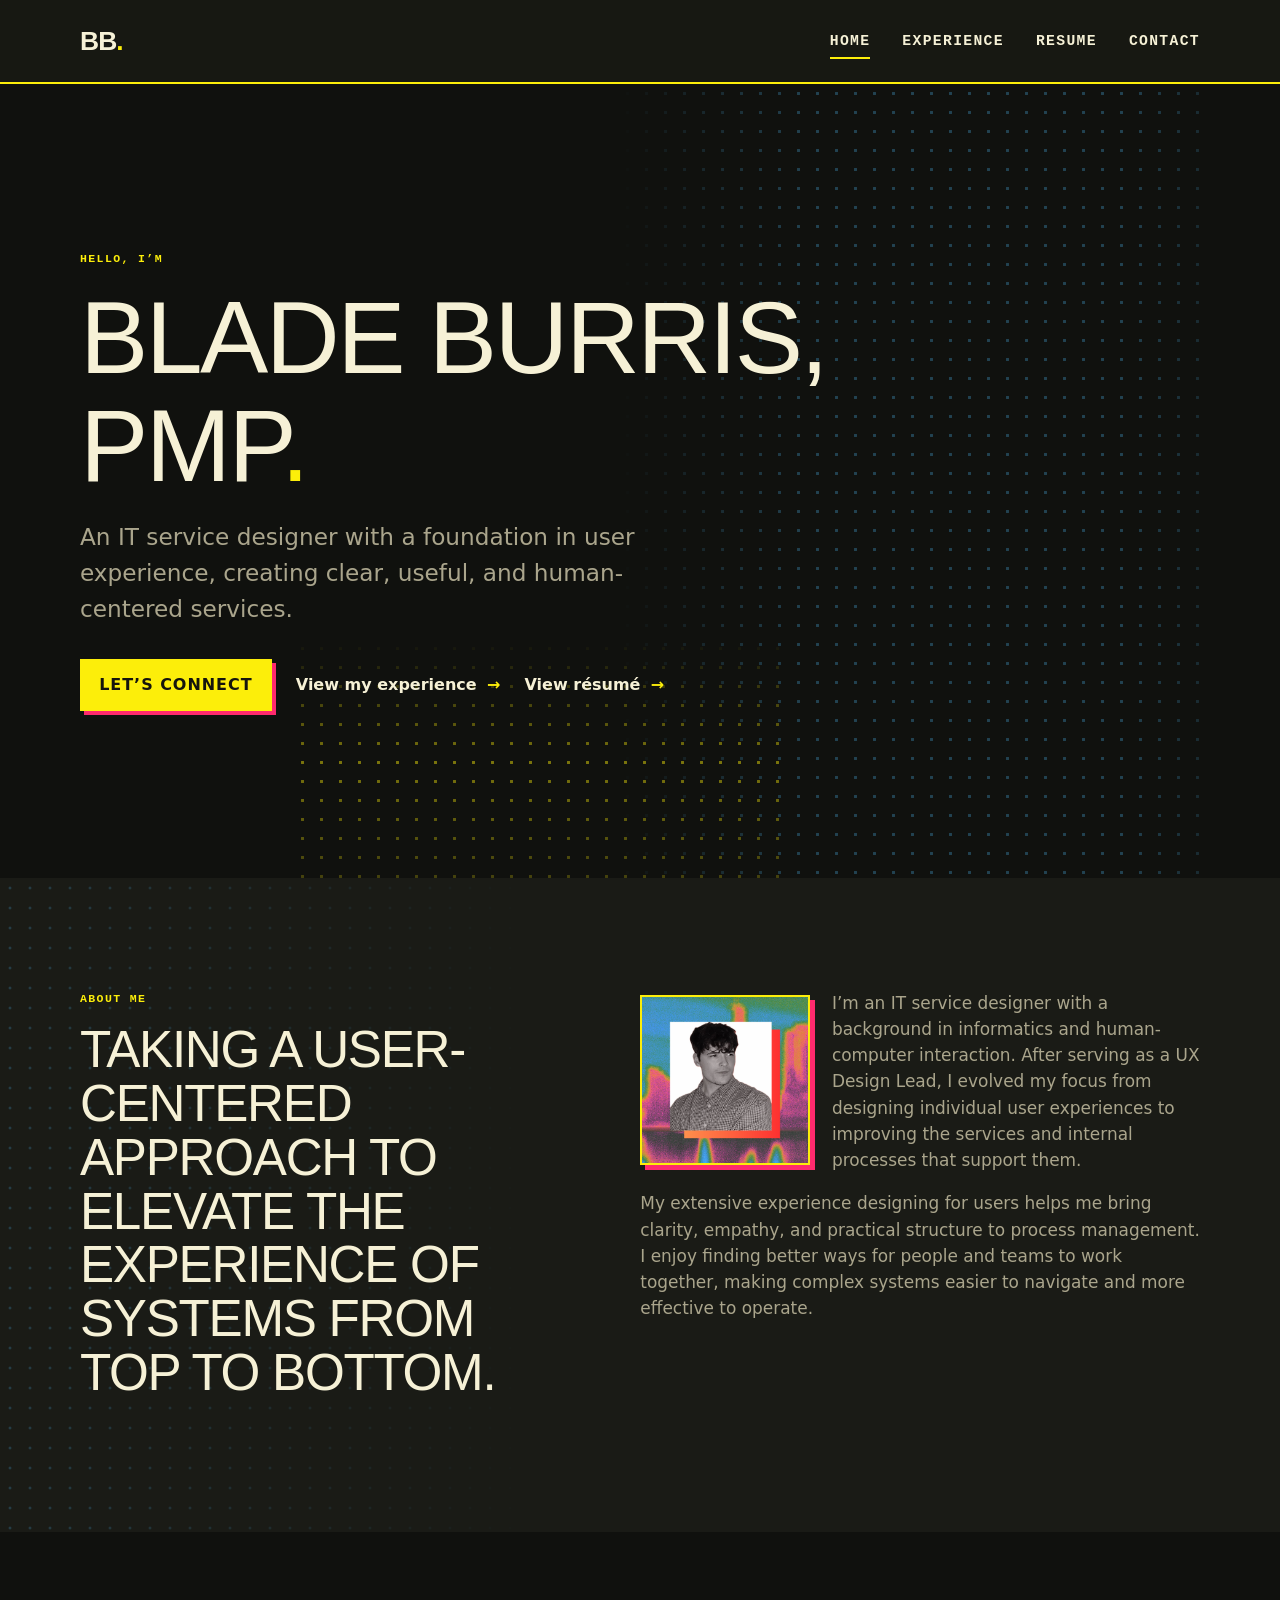
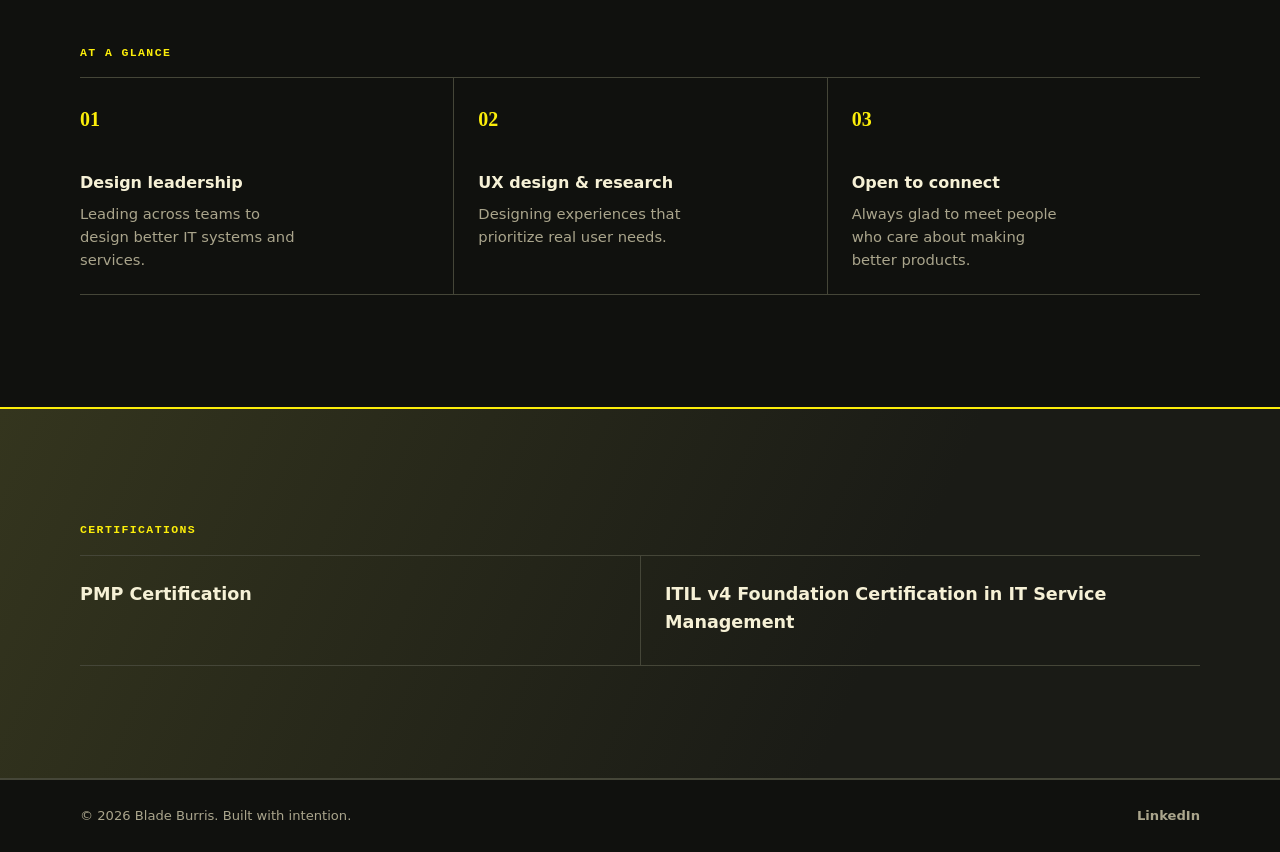
<file: index.html>
<!doctype html>
<html lang="en">
  <head>
    <meta charset="UTF-8" />
    <meta name="viewport" content="width=device-width, initial-scale=1.0" />
    <meta
      name="description"
      content="Personal portfolio for Blade Burris — UX design experience, education, and contact information."
    />
    <meta property="og:type" content="website" />
    <meta property="og:title" content="Blade Burris — Portfolio" />
    <meta property="og:description" content="IT service design, UX, and human-centered systems." />
    <meta property="og:image" content="https://betterwithblade.com/assets/social-preview.png?v=3" />
    <meta property="og:image:type" content="image/png" />
    <meta property="og:image:width" content="1200" />
    <meta property="og:image:height" content="630" />
    <meta property="og:url" content="https://betterwithblade.com/" />
    <meta name="twitter:card" content="summary_large_image" />
    <meta name="twitter:title" content="Blade Burris — Portfolio" />
    <meta name="twitter:description" content="IT service design, UX, and human-centered systems." />
    <meta name="twitter:image" content="https://betterwithblade.com/assets/social-preview.png?v=3" />
    <title>Blade Burris — Portfolio</title>
    <link rel="icon" type="image/svg+xml" href="assets/favicon.svg?v=2" />
    <link rel="stylesheet" href="styles.css?v=12" />
  </head>
  <body>
    <header class="site-header">
      <div class="container header-content">
        <a class="brand" href="index.html" aria-label="Blade Burris home">BB<span>.</span></a>
        <button class="menu-toggle" type="button" aria-expanded="false" aria-controls="site-navigation">
          <span class="sr-only">Open navigation menu</span>
          <span aria-hidden="true"></span><span aria-hidden="true"></span><span aria-hidden="true"></span>
        </button>
        <nav class="site-nav" id="site-navigation" aria-label="Main navigation">
          <a class="active" aria-current="page" href="index.html">Home</a>
          <a href="history.html">Experience</a>
          <a href="resume.html">Resume</a>
          <a href="contact.html">Contact</a>
        </nav>
      </div>
    </header>

    <main>
      <section class="hero container">
        <p class="eyebrow">Hello, I’m</p>
        <h1>Blade Burris, PMP<span class="accent">.</span></h1>
        <p class="hero-copy">An IT service designer with a foundation in user experience, creating clear, useful, and human-centered services.</p>
        <div class="hero-actions">
          <a class="button" href="contact.html">Let’s connect</a>
          <a class="text-link" href="history.html">View my experience <span aria-hidden="true">→</span></a>
          <a class="text-link" href="resume.html">View résumé <span aria-hidden="true">→</span></a>
        </div>
      </section>

      <section class="intro-section">
        <div class="container two-column">
          <div>
            <p class="eyebrow">About me</p>
            <h2>Taking a user-centered approach to elevate the experience of systems from top to bottom.</h2>
          </div>
          <div class="prose">
            <img class="about-portrait" src="assets/pfp.png" alt="Portrait of Blade Burris" />
            <p>I’m an IT service designer with a background in informatics and human-computer interaction. After serving as a UX Design Lead, I evolved my focus from designing individual user experiences to improving the services and internal processes that support them.</p>
            <p>My extensive experience designing for users helps me bring clarity, empathy, and practical structure to process management. I enjoy finding better ways for people and teams to work together, making complex systems easier to navigate and more effective to operate.</p>
          </div>
        </div>
      </section>

      <section class="container highlights">
        <p class="eyebrow">At a glance</p>
        <div class="stats-grid">
          <article><strong>01</strong><span>Design leadership</span><p>Leading across teams to design better IT systems and services.</p></article>
          <article><strong>02</strong><span>UX design &amp; research</span><p>Designing experiences that prioritize real user needs.</p></article>
          <article><strong>03</strong><span>Open to connect</span><p>Always glad to meet people who care about making better products.</p></article>
        </div>
      </section>

      <section class="certifications" aria-labelledby="certifications-heading">
        <div class="container certifications-content">
          <p class="eyebrow" id="certifications-heading">Certifications</p>
          <div class="certification-grid">
            <article><h3>PMP Certification</h3></article>
            <article><h3>ITIL v4 Foundation Certification in IT Service Management</h3></article>
          </div>
        </div>
      </section>
    </main>

    <footer class="site-footer">
      <div class="container footer-content">
        <p>© <span data-current-year></span> Blade Burris. Built with intention.</p>
        <div class="footer-links">
          <a href="https://www.linkedin.com/in/blade-burris-203935107" target="_blank" rel="noreferrer">LinkedIn</a>
        </div>
      </div>
    </footer>
    <script src="script.js?v=4"></script>
  </body>
</html>
</file>
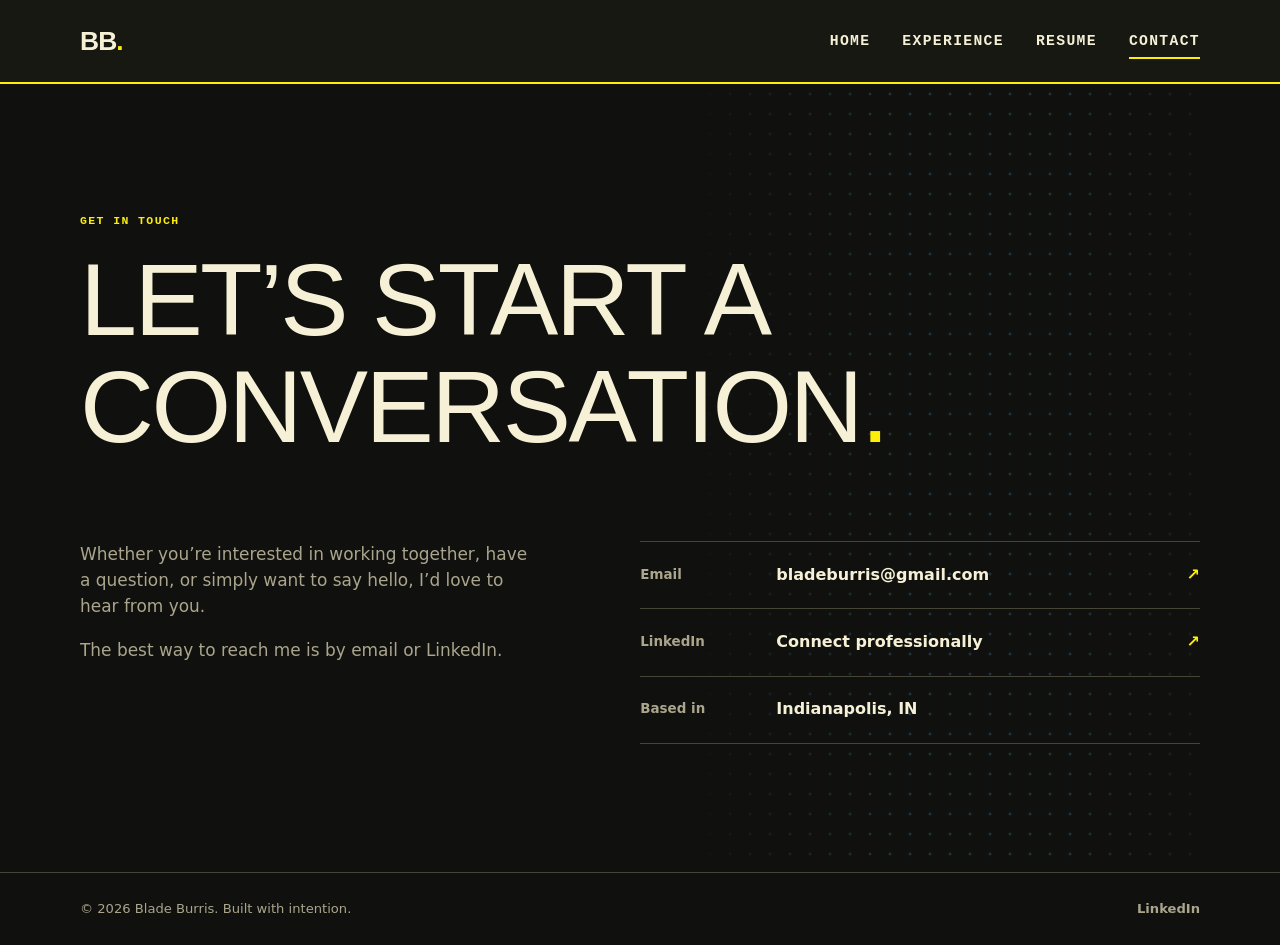
<file: contact.html>
<!doctype html>
<html lang="en">
  <head>
    <meta charset="UTF-8" />
    <meta name="viewport" content="width=device-width, initial-scale=1.0" />
    <meta name="description" content="Contact Blade Burris." />
    <link rel="icon" type="image/svg+xml" href="assets/favicon.svg?v=2" />
    <title>Contact — Blade Burris</title>
    <link rel="stylesheet" href="styles.css?v=12" />
  </head>
  <body>
    <header class="site-header"><div class="container header-content"><a class="brand" href="index.html" aria-label="Blade Burris home">BB<span>.</span></a><button class="menu-toggle" type="button" aria-expanded="false" aria-controls="site-navigation"><span class="sr-only">Open navigation menu</span><span aria-hidden="true"></span><span aria-hidden="true"></span><span aria-hidden="true"></span></button><nav class="site-nav" id="site-navigation" aria-label="Main navigation"><a href="index.html">Home</a><a href="history.html">Experience</a><a href="resume.html">Resume</a><a class="active" aria-current="page" href="contact.html">Contact</a></nav></div></header>
    <main class="container contact-page">
      <p class="eyebrow">Get in touch</p>
      <h1>Let’s start a conversation<span class="accent">.</span></h1>
      <div class="contact-grid">
        <div class="prose"><p>Whether you’re interested in working together, have a question, or simply want to say hello, I’d love to hear from you.</p><p>The best way to reach me is by email or LinkedIn.</p></div>
        <div class="contact-details">
          <a href="mailto:bladeburris@gmail.com"><span>Email</span>bladeburris@gmail.com <b aria-hidden="true">↗</b></a>
          <a href="https://www.linkedin.com/in/blade-burris-203935107" target="_blank" rel="noreferrer"><span>LinkedIn</span>Connect professionally <b aria-hidden="true">↗</b></a>
          <div class="contact-location"><span>Based in</span>Indianapolis, IN</div>
        </div>
      </div>
    </main>
    <footer class="site-footer"><div class="container footer-content"><p>© <span data-current-year></span> Blade Burris. Built with intention.</p><div class="footer-links"><a href="https://www.linkedin.com/in/blade-burris-203935107" target="_blank" rel="noreferrer">LinkedIn</a></div></div></footer>
    <script src="script.js?v=4"></script>
  </body>
</html>
</file>
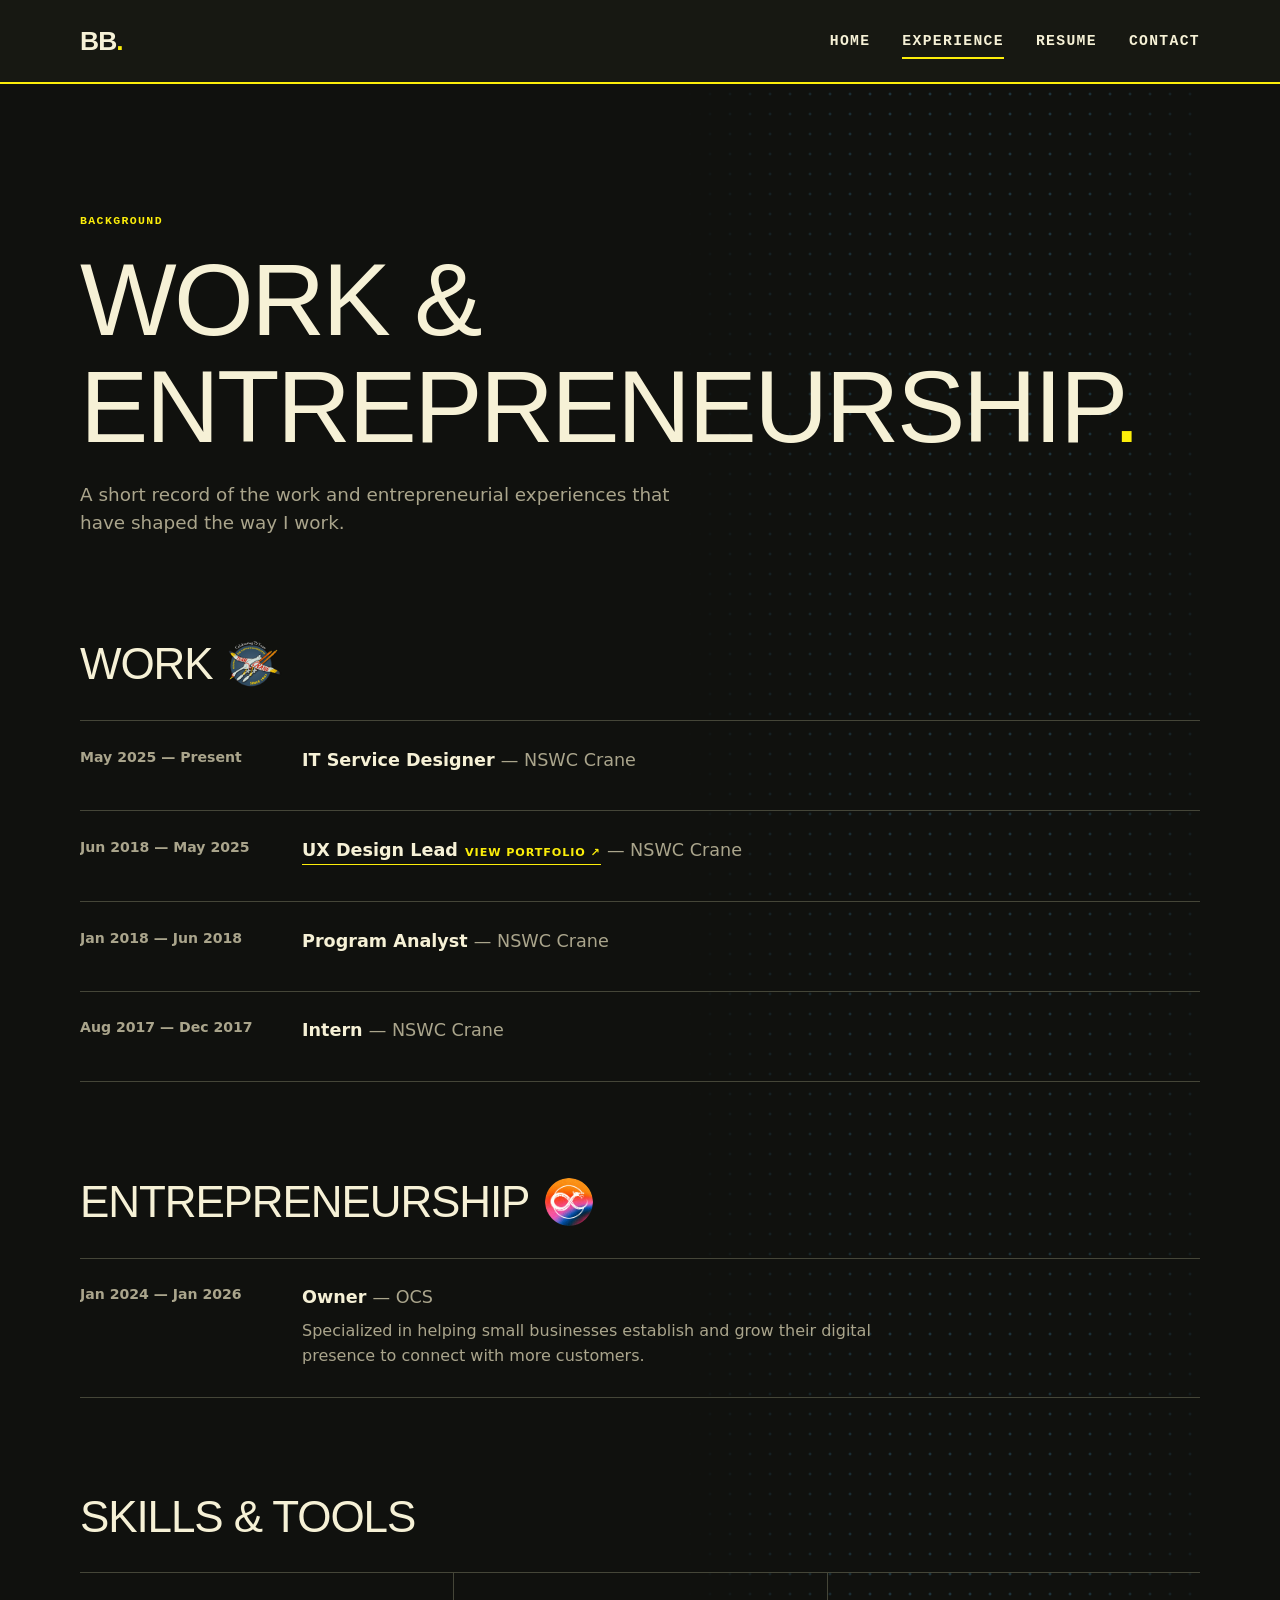
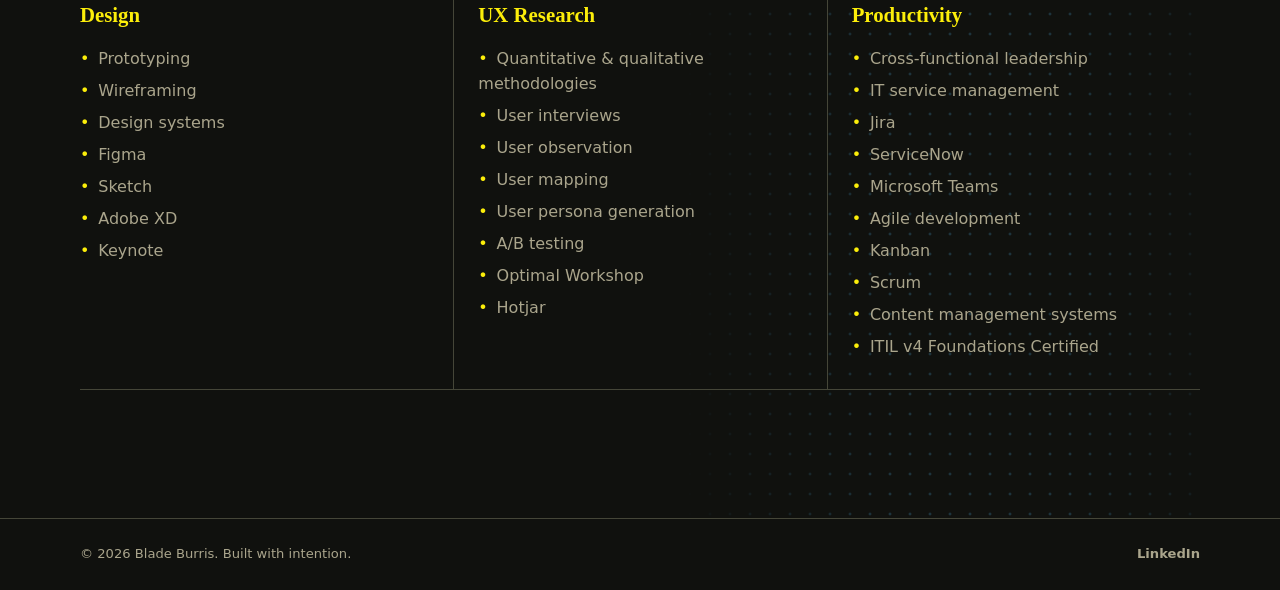
<file: history.html>
<!doctype html>
<html lang="en">
  <head>
    <meta charset="UTF-8" />
    <meta name="viewport" content="width=device-width, initial-scale=1.0" />
    <meta name="description" content="Professional experience and entrepreneurship history for Blade Burris." />
    <link rel="icon" type="image/svg+xml" href="assets/favicon.svg?v=2" />
    <title>Experience — Blade Burris</title>
    <link rel="stylesheet" href="styles.css?v=12" />
  </head>
  <body>
    <header class="site-header">
      <div class="container header-content">
        <a class="brand" href="index.html" aria-label="Blade Burris home">BB<span>.</span></a>
        <button class="menu-toggle" type="button" aria-expanded="false" aria-controls="site-navigation"><span class="sr-only">Open navigation menu</span><span aria-hidden="true"></span><span aria-hidden="true"></span><span aria-hidden="true"></span></button>
        <nav class="site-nav" id="site-navigation" aria-label="Main navigation">
          <a href="index.html">Home</a><a class="active" aria-current="page" href="history.html">Experience</a><a href="resume.html">Resume</a><a href="contact.html">Contact</a>
        </nav>
      </div>
    </header>
    <main class="container page-content">
      <p class="eyebrow">Background</p>
      <h1>Work &amp; entrepreneurship<span class="accent">.</span></h1>
      <p class="page-intro">A short record of the work and entrepreneurial experiences that have shaped the way I work.</p>

      <section class="timeline-section" aria-labelledby="work-heading">
        <div class="timeline-heading">
          <h2 id="work-heading">Work</h2>
          <img class="organization-logo crane-logo" src="assets/cranelogo.png" alt="NSWC Crane logo" />
        </div>
        <ol class="timeline">
          <li><div class="timeline-date">May 2025 — Present</div><div><h3>IT Service Designer <span>— NSWC Crane</span></h3></div></li>
          <li><div class="timeline-date">Jun 2018 — May 2025</div><div><h3><a class="portfolio-link" href="assets/UXDesignPortfolioV2.pdf" target="_blank" rel="noreferrer" aria-label="View Blade Burris's UX design portfolio PDF">UX Design Lead <span class="portfolio-link-hint">View portfolio ↗</span></a> <span>— NSWC Crane</span></h3></div></li>
          <li><div class="timeline-date">Jan 2018 — Jun 2018</div><div><h3>Program Analyst <span>— NSWC Crane</span></h3></div></li>
          <li><div class="timeline-date">Aug 2017 — Dec 2017</div><div><h3>Intern <span>— NSWC Crane</span></h3></div></li>
        </ol>
      </section>

      <section class="timeline-section" aria-labelledby="entrepreneurship-heading">
        <div class="timeline-heading">
          <h2 id="entrepreneurship-heading">Entrepreneurship</h2>
          <img class="organization-logo ocs-logo" src="assets/ocs-icon.png" alt="OCS logo" />
        </div>
        <ol class="timeline">
          <li><div class="timeline-date">Jan 2024 — Jan 2026</div><div><h3>Owner <span>— OCS</span></h3><p>Specialized in helping small businesses establish and grow their digital presence to connect with more customers.</p></div></li>
        </ol>
      </section>

      <section class="skills-section" aria-labelledby="skills-heading">
        <h2 id="skills-heading">Skills &amp; tools</h2>
        <div class="skills-grid">
          <article>
            <h3>Design</h3>
            <ul>
              <li>Prototyping</li>
              <li>Wireframing</li>
              <li>Design systems</li>
              <li>Figma</li>
              <li>Sketch</li>
              <li>Adobe XD</li>
              <li>Keynote</li>
            </ul>
          </article>
          <article>
            <h3>UX Research</h3>
            <ul>
              <li>Quantitative &amp; qualitative methodologies</li>
              <li>User interviews</li>
              <li>User observation</li>
              <li>User mapping</li>
              <li>User persona generation</li>
              <li>A/B testing</li>
              <li>Optimal Workshop</li>
              <li>Hotjar</li>
            </ul>
          </article>
          <article>
            <h3>Productivity</h3>
            <ul>
              <li>Cross-functional leadership</li>
              <li>IT service management</li>
              <li>Jira</li>
              <li>ServiceNow</li>
              <li>Microsoft Teams</li>
              <li>Agile development</li>
              <li>Kanban</li>
              <li>Scrum</li>
              <li>Content management systems</li>
              <li>ITIL v4 Foundations Certified</li>
            </ul>
          </article>
        </div>
      </section>
    </main>
    <footer class="site-footer"><div class="container footer-content"><p>© <span data-current-year></span> Blade Burris. Built with intention.</p><div class="footer-links"><a href="https://www.linkedin.com/in/blade-burris-203935107" target="_blank" rel="noreferrer">LinkedIn</a></div></div></footer>
    <script src="script.js?v=4"></script>
  </body>
</html>
</file>
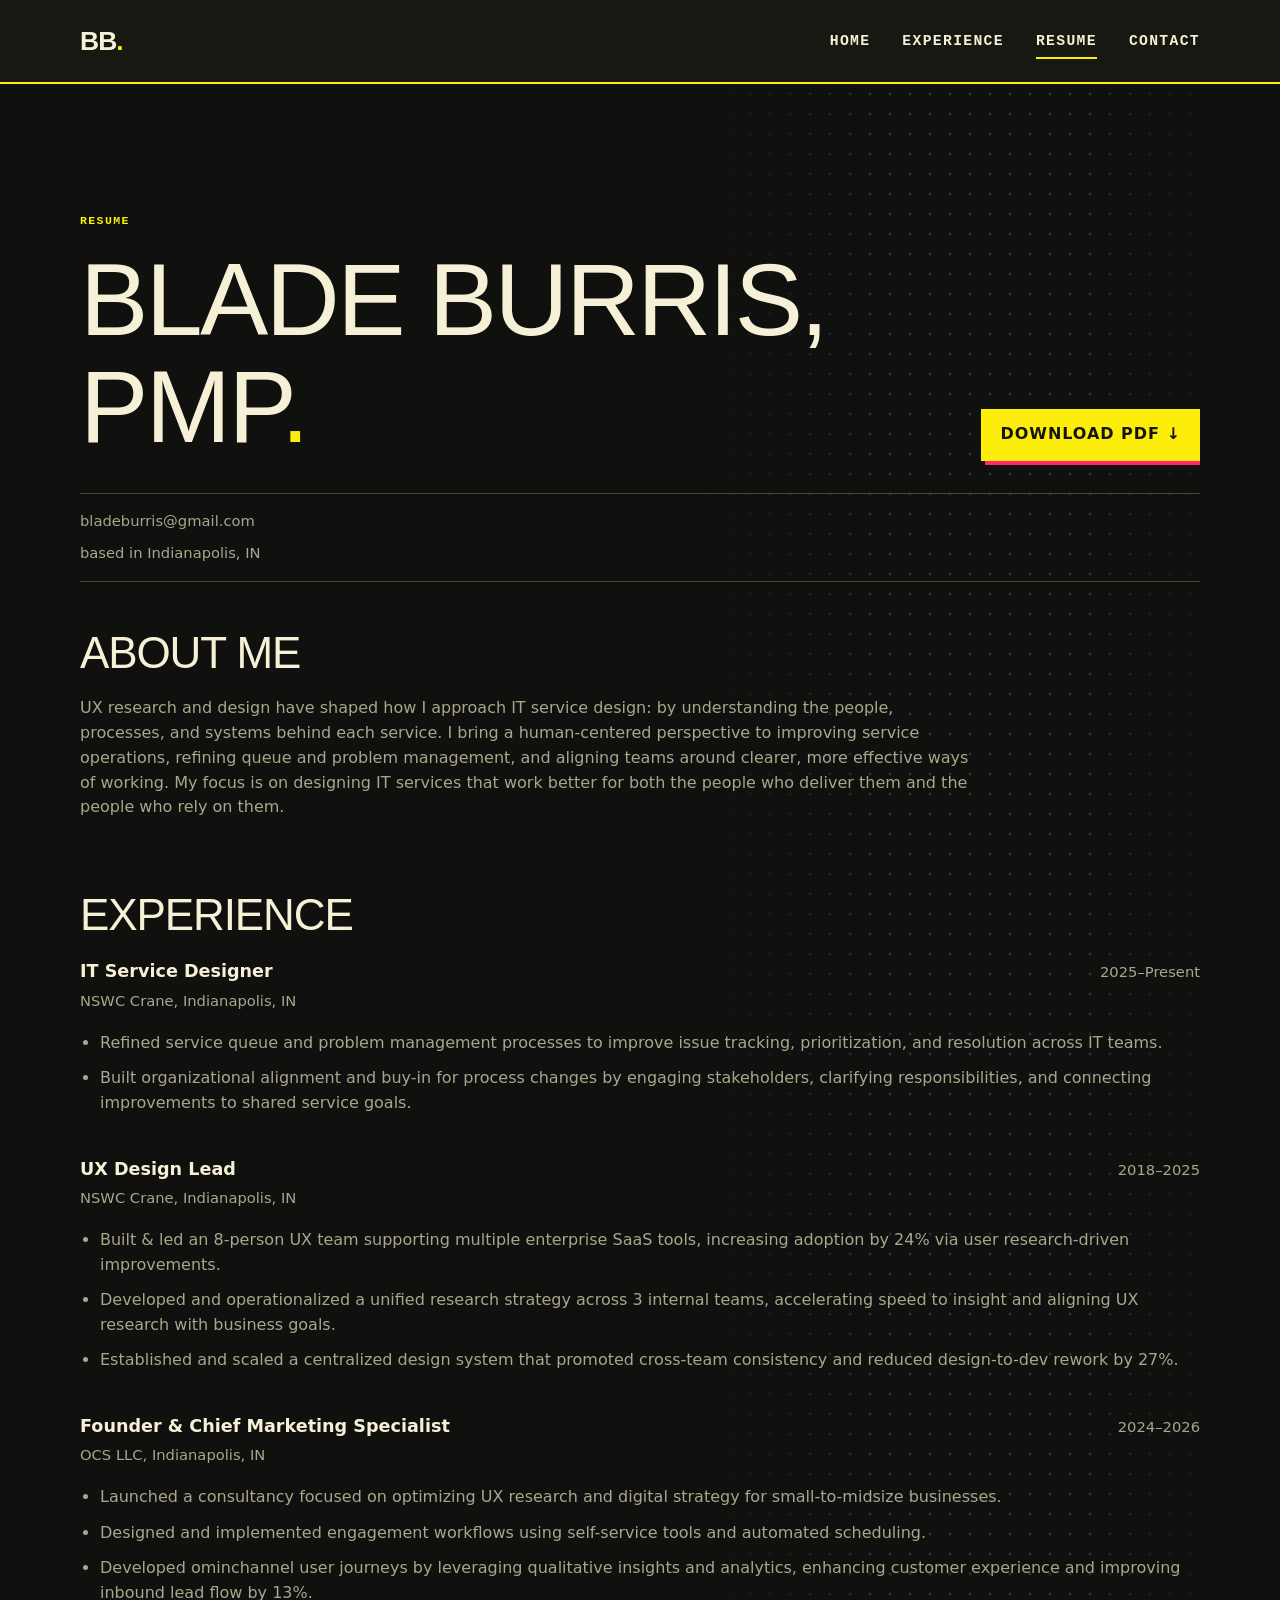
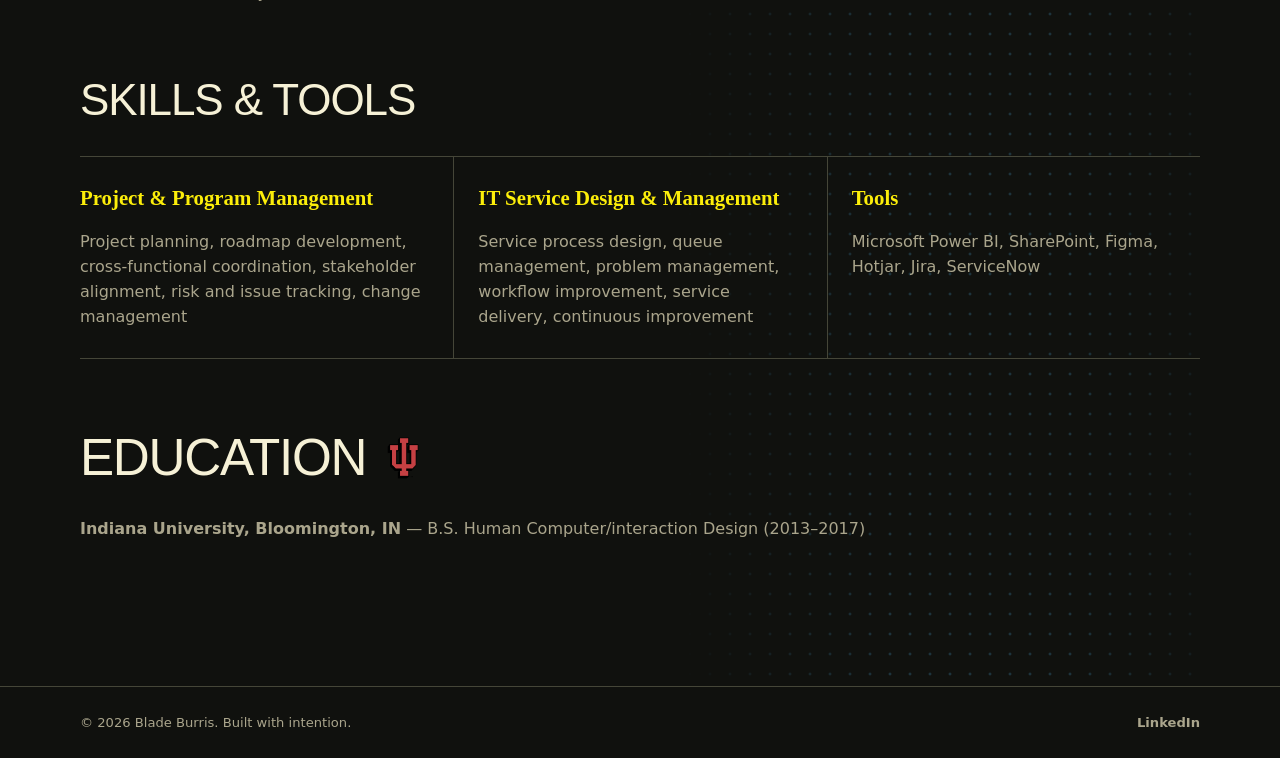
<file: resume.html>
<!doctype html>
<html lang="en">
  <head>
    <meta charset="UTF-8" />
    <meta name="viewport" content="width=device-width, initial-scale=1.0" />
    <meta name="description" content="Resume for Blade Burris, UX design and IT service design professional." />
    <link rel="icon" type="image/svg+xml" href="assets/favicon.svg?v=2" />
    <title>Resume — Blade Burris</title>
    <link rel="stylesheet" href="styles.css?v=12" />
  </head>
  <body>
    <header class="site-header">
      <div class="container header-content">
        <a class="brand" href="index.html" aria-label="Blade Burris home">BB<span>.</span></a>
        <button class="menu-toggle" type="button" aria-expanded="false" aria-controls="site-navigation"><span class="sr-only">Open navigation menu</span><span aria-hidden="true"></span><span aria-hidden="true"></span><span aria-hidden="true"></span></button>
        <nav class="site-nav" id="site-navigation" aria-label="Main navigation">
          <a href="index.html">Home</a><a href="history.html">Experience</a><a class="active" aria-current="page" href="resume.html">Resume</a><a href="contact.html">Contact</a>
        </nav>
      </div>
    </header>

    <main class="container page-content resume-page">
      <div class="resume-header">
        <div>
          <p class="eyebrow">Resume</p>
          <h1>Blade Burris, PMP<span class="accent">.</span></h1>
        </div>
        <a class="button resume-download" href="assets/BurrisResume.pdf" download>Download PDF <span aria-hidden="true">↓</span></a>
      </div>

      <div class="resume-contact" aria-label="Contact information">
        <a href="mailto:bladeburris@gmail.com">bladeburris@gmail.com</a>
        <span>based in Indianapolis, IN</span>
      </div>

      <section class="resume-section" aria-labelledby="about-resume-heading">
        <h2 id="about-resume-heading">About Me</h2>
        <p>UX research and design have shaped how I approach IT service design: by understanding the people, processes, and systems behind each service. I bring a human-centered perspective to improving service operations, refining queue and problem management, and aligning teams around clearer, more effective ways of working. My focus is on designing IT services that work better for both the people who deliver them and the people who rely on them.</p>
      </section>

      <section class="resume-section" aria-labelledby="resume-experience-heading">
        <h2 id="resume-experience-heading">Experience</h2>
        <article class="resume-role">
          <div class="resume-role-header">
            <div>
              <h3>IT Service Designer</h3>
              <p class="resume-role-meta">NSWC Crane, Indianapolis, IN</p>
            </div>
            <p class="resume-role-date">2025–Present</p>
          </div>
          <ul>
            <li>Refined service queue and problem management processes to improve issue tracking, prioritization, and resolution across IT teams.</li>
            <li>Built organizational alignment and buy-in for process changes by engaging stakeholders, clarifying responsibilities, and connecting improvements to shared service goals.</li>
          </ul>
        </article>

        <article class="resume-role">
          <div class="resume-role-header">
            <div>
              <h3>UX Design Lead</h3>
              <p class="resume-role-meta">NSWC Crane, Indianapolis, IN</p>
            </div>
            <p class="resume-role-date">2018–2025</p>
          </div>
          <ul>
            <li>Built &amp; led an 8-person UX team supporting multiple enterprise SaaS tools, increasing adoption by 24% via user research-driven improvements.</li>
            <li>Developed and operationalized a unified research strategy across 3 internal teams, accelerating speed to insight and aligning UX research with business goals.</li>
            <li>Established and scaled a centralized design system that promoted cross-team consistency and reduced design-to-dev rework by 27%.</li>
          </ul>
        </article>

        <article class="resume-role">
          <div class="resume-role-header">
            <div>
              <h3>Founder &amp; Chief Marketing Specialist</h3>
              <p class="resume-role-meta">OCS LLC, Indianapolis, IN</p>
            </div>
            <p class="resume-role-date">2024–2026</p>
          </div>
          <ul>
            <li>Launched a consultancy focused on optimizing UX research and digital strategy for small-to-midsize businesses.</li>
            <li>Designed and implemented engagement workflows using self-service tools and automated scheduling.</li>
            <li>Developed ominchannel user journeys by leveraging qualitative insights and analytics, enhancing customer experience and improving inbound lead flow by 13%.</li>
          </ul>
        </article>
      </section>

      <section class="resume-section skills-section" aria-labelledby="resume-skills-heading">
        <h2 id="resume-skills-heading">Skills &amp; Tools</h2>
        <div class="skills-grid resume-skills-grid">
          <article>
            <h3>Project &amp; Program Management</h3>
            <p>Project planning, roadmap development, cross-functional coordination, stakeholder alignment, risk and issue tracking, change management</p>
          </article>
          <article>
            <h3>IT Service Design &amp; Management</h3>
            <p>Service process design, queue management, problem management, workflow improvement, service delivery, continuous improvement</p>
          </article>
          <article>
            <h3>Tools</h3>
            <p>Microsoft Power BI, SharePoint, Figma, Hotjar, Jira, ServiceNow</p>
          </article>
        </div>
      </section>

      <section class="resume-section" aria-labelledby="resume-education-heading">
        <div class="timeline-heading">
          <h2 id="resume-education-heading">Education</h2>
          <img class="organization-logo indiana-logo" src="assets/indiana-hoosiers-logo-png-transparent.png" alt="Indiana University logo" />
        </div>
        <p><strong>Indiana University, Bloomington, IN</strong> — B.S. Human Computer/interaction Design <span class="resume-education-date">(2013–2017)</span></p>
      </section>
    </main>

    <footer class="site-footer"><div class="container footer-content"><p>© <span data-current-year></span> Blade Burris. Built with intention.</p><div class="footer-links"><a href="https://www.linkedin.com/in/blade-burris-203935107" target="_blank" rel="noreferrer">LinkedIn</a></div></div></footer>
    <script src="script.js?v=4"></script>
  </body>
</html>
</file>
<file: styles.css>
:root { --ink:#f6f1d6; --muted:#aaa58c; --paper:#10110e; --surface:#1a1b16; --line:#454638; --header:#171812; --accent:#fcee0a; --accent-ink:#15150d; --cert-start:#34351e; --cert-end:#1a1b16; --max-width:1120px; }
* { box-sizing: border-box; }
html { scroll-behavior: smooth; }
body { margin: 0; min-width: 320px; background: var(--paper); color: var(--ink); font-family: Inter, ui-sans-serif, system-ui, -apple-system, BlinkMacSystemFont, "Segoe UI", sans-serif; font-size: 16px; line-height: 1.55; }
a { color: inherit; text-decoration: none; }
.container { width: min(calc(100% - 3rem), var(--max-width)); margin-inline: auto; }
.site-header { position: relative; border-bottom: 1px solid #2c3846; background: var(--header); color: var(--ink); }
.header-content { min-height: 82px; display: flex; align-items: center; justify-content: space-between; }
.brand { font-family: Impact, Haettenschweiler, "Arial Narrow Bold", sans-serif; font-size: 1.65rem; font-weight: 700; letter-spacing: -0.035em; text-transform: uppercase; }
.brand span, .accent { color: var(--accent); }
.site-nav { display: flex; align-items: center; gap: 2rem; font-size: .92rem; font-weight: 600; }
.site-nav, .eyebrow { font-family: "Arial Narrow", "Roboto Condensed", ui-monospace, monospace; letter-spacing: .09em; text-transform: uppercase; }
.site-header { border-bottom-color:var(--accent); border-bottom-width:2px; }
body h1, body h2 { font-family: Impact, Haettenschweiler, "Arial Narrow Bold", sans-serif; font-weight:500; letter-spacing:-.025em; text-transform:uppercase; }
.hero::before, .page-content::before, .contact-page::before { color:var(--accent); opacity:.12; background-size:13px 13px; }
.intro-section::before { color:#ff2a6d; opacity:.16; background-size:15px 15px; }
.stats-grid article, .skills-grid article, .certification-grid article { border-bottom-color:var(--accent); border-bottom-style:dashed; }
.button { box-shadow:4px 4px 0 #ff2a6d; text-transform:uppercase; letter-spacing:.06em; }
.button:hover { background:#ff2a6d; color:#fff; }
.site-nav a { position: relative; padding: .4rem 0; }
.site-nav a::after { position: absolute; right: 0; bottom: 0; left: 0; height: 2px; background: var(--accent); content: ""; transform: scaleX(0); transform-origin: left; transition: transform .2s ease; }
.site-nav a:hover::after, .site-nav a.active::after { transform: scaleX(1); }
.menu-toggle { display: none; border: 0; background: transparent; cursor: pointer; }
.menu-toggle span[aria-hidden] { display: block; width: 23px; height: 2px; margin: 4px; background: var(--ink); transition: transform .2s ease, opacity .2s ease; }
.sr-only { position: absolute; overflow: hidden; width: 1px; height: 1px; clip: rect(0, 0, 0, 0); white-space: nowrap; }
h1, h2, h3, p { margin-top: 0; }
h1, h2 { font-family: Georgia, "Times New Roman", serif; letter-spacing: -.05em; line-height: 1.05; }
h1 { max-width: 850px; margin-bottom: 1.25rem; font-size: clamp(3.1rem, 8vw, 6.75rem); }
h2 { margin-bottom: 1.25rem; font-size: clamp(2rem, 4vw, 3.45rem); }
h3 { margin-bottom: .45rem; font-size: 1.1rem; }
.eyebrow { margin-bottom: 1rem; color: var(--accent); font-size: .72rem; font-weight: 800; letter-spacing: .12em; text-transform: uppercase; }
.hero { position: relative; isolation: isolate; overflow: hidden; padding-block: clamp(5.5rem, 13vw, 10.5rem); }
.hero::before, .hero::after { position: absolute; z-index: -1; content: ""; opacity: .45; pointer-events: none; background-image: radial-gradient(circle, currentColor 1.4px, transparent 1.8px); background-size: 19px 19px; }
.hero::before { top: 0; right: -8%; width: min(54vw, 42rem); height: 100%; color: #397ea2; -webkit-mask-image: linear-gradient(90deg, transparent, black 28%, black 75%, transparent); mask-image: linear-gradient(90deg, transparent, black 28%, black 75%, transparent); animation: dot-wave 9s ease-in-out infinite alternate; }
.hero::after { bottom: -14%; left: 19%; width: min(38vw, 31rem); height: 44%; color: var(--accent); -webkit-mask-image: linear-gradient(180deg, transparent, black 35%, transparent); mask-image: linear-gradient(180deg, transparent, black 35%, transparent); animation: dot-wave 11s ease-in-out infinite alternate-reverse; }
.hero-copy { max-width: 580px; margin-bottom: 2rem; color: var(--muted); font-size: clamp(1.13rem, 2vw, 1.45rem); }
.hero-actions { display: flex; flex-wrap: wrap; align-items: center; gap: 1.5rem; }
.button { display: inline-block; padding: .85rem 1.2rem; background: var(--accent); color: var(--accent-ink); font-weight: 800; transition: background .2s ease, transform .2s ease; }
.button:hover { background: #9ae8e0; transform: translateY(-2px); }
.text-link { font-weight: 700; }
.text-link span { padding-left: .3rem; color: var(--accent); }
.intro-section { position: relative; isolation: isolate; overflow: hidden; padding-block: clamp(4rem, 9vw, 7rem); background: var(--surface); }
.intro-section::before { position: absolute; z-index: -1; top: 0; left: 0; width: 48%; height: 100%; color: #397ea2; content: ""; opacity: .35; pointer-events: none; background-image: radial-gradient(circle, currentColor 1.3px, transparent 1.7px); background-size: 20px 20px; -webkit-mask-image: linear-gradient(90deg, black, transparent 88%); mask-image: linear-gradient(90deg, black, transparent 88%); animation: dot-wave 12s ease-in-out infinite alternate; }
.intro-section .container { position: relative; z-index: 1; }
.two-column, .contact-grid { display: grid; grid-template-columns: .9fr 1.1fr; gap: clamp(2rem, 8vw, 8rem); }
.prose { color: var(--muted); font-size: 1.06rem; }
.prose p:last-child { margin-bottom: 0; }
.about-portrait { float:left; width:min(38%, 170px); aspect-ratio:1; margin: .35rem 1.35rem .8rem 0; border:2px solid var(--accent); object-fit:cover; box-shadow:5px 5px 0 #ff2a6d; }
.prose::after { display:table; clear:both; content:""; }
.highlights { padding-block: clamp(4rem, 9vw, 7rem); }
.stats-grid { display: grid; grid-template-columns: repeat(3, 1fr); border-top: 1px solid var(--line); }
.stats-grid article { min-height: 210px; padding: 1.6rem 1.5rem 1.4rem 0; border-bottom: 1px solid var(--line); }
.stats-grid article + article { padding-left: 1.5rem; border-left: 1px solid var(--line); }
.stats-grid strong { display: block; margin-bottom: 2.25rem; color: var(--accent); font-family: Georgia, serif; font-size: 1.25rem; }
.stats-grid span { display: block; margin-bottom: .45rem; font-weight: 800; }
.stats-grid p { max-width: 220px; margin-bottom: 0; color: var(--muted); font-size: .92rem; }
.certifications { padding-block: clamp(4rem, 9vw, 7rem); border-top: 2px solid var(--accent); border-bottom: 1px solid var(--line); background: linear-gradient(115deg, var(--cert-start), var(--surface) 68%, var(--cert-end)); }
.certification-grid { display: grid; grid-template-columns: repeat(2, 1fr); border-top: 1px solid var(--line); }
.certification-grid article { padding: 1.6rem 1.5rem 1.4rem 0; border-bottom: 1px solid var(--line); }
.certification-grid article + article { padding-left: 1.5rem; border-left: 1px solid var(--line); }
.certification-grid h3 { margin: 0 0 .45rem; }
.certification-grid p { margin: 0; color: var(--muted); font-size: .92rem; }
.page-content, .contact-page { position: relative; isolation: isolate; overflow: hidden; padding-block: clamp(4.5rem, 10vw, 8rem); }
.page-content::before, .contact-page::before { position: absolute; z-index: -1; top: 0; right: -5%; width: min(46vw, 36rem); height: 100%; color: #397ea2; content: ""; opacity: .32; pointer-events: none; background-image: radial-gradient(circle, currentColor 1.3px, transparent 1.7px); background-size: 20px 20px; -webkit-mask-image: linear-gradient(90deg, transparent, black 36%, black 68%, transparent); mask-image: linear-gradient(90deg, transparent, black 36%, black 68%, transparent); animation: dot-wave 13s ease-in-out infinite alternate-reverse; }
.page-content > *, .contact-page > * { position: relative; z-index: 1; }
.page-intro { max-width: 600px; margin-bottom: clamp(4rem, 8vw, 6.5rem); color: var(--muted); font-size: 1.15rem; }
.resume-header { display: flex; justify-content: space-between; align-items: flex-end; gap: 2rem; margin-bottom: 2rem; }
.resume-header h1 { margin-bottom: 0; }
.resume-contact { display: flex; flex-wrap: wrap; gap: .6rem 1.25rem; padding-block: 1rem; border-block: 1px solid var(--line); color: var(--muted); font-size: .92rem; }
.resume-contact a:hover { color: var(--accent); }
.resume-contact span { flex-basis: 100%; }
.resume-contact + .resume-section { margin-top: clamp(2rem, 4vw, 3rem); }
.resume-section + .resume-section { margin-top: clamp(3rem, 6vw, 4.5rem); }
.resume-section > h2 { margin-bottom: 1.25rem; font-size: clamp(1.9rem, 3.5vw, 2.75rem); }
.resume-section .timeline-heading h2 { margin: 0; }
.resume-section > p { max-width: 900px; color: var(--muted); }
.resume-role + .resume-role { margin-top: 2.5rem; }
.resume-role-header { display: flex; justify-content: space-between; align-items: baseline; gap: 1.5rem; }
.resume-role-header h3 { margin-bottom: .25rem; }
.resume-role-meta, .resume-role-date { margin-bottom: 0; color: var(--muted); font-size: .92rem; }
.resume-role ul { margin: 1.15rem 0 0; padding-left: 1.25rem; color: var(--muted); }
.resume-role li + li { margin-top: .65rem; }
.resume-skills-grid { grid-template-columns: repeat(3, 1fr); }
.resume-skills-grid h3 { margin: 0 0 .45rem; color: var(--ink); font-family: inherit; font-size: 1.05rem; }
.resume-skills-grid p { margin: 0; color: var(--muted); }
.timeline-section + .timeline-section { margin-top: clamp(4rem, 8vw, 6rem); }
.timeline-heading { display: flex; align-items: center; gap: 1rem; margin-bottom: 2rem; }
.timeline-section h2 { margin: 0; font-size: clamp(1.9rem, 3.5vw, 2.75rem); }
.organization-logo { display: block; width: auto; height: 3rem; max-width: 9rem; object-fit: contain; object-position: left center; }
.indiana-logo { height: 2.6rem; }
.ocs-logo { width: 3rem; height: 3rem; border-radius: 50%; }
.timeline { margin: 0; padding: 0; list-style: none; border-top: 1px solid var(--line); }
.timeline li { display: grid; grid-template-columns: 190px 1fr; gap: 2rem; padding: 1.6rem 0 1.8rem; border-bottom: 1px solid var(--line); }
.timeline-date { color: var(--muted); font-size: .88rem; font-weight: 700; }
.timeline h3 span { color: var(--muted); font-weight: 500; }
.portfolio-link { display: inline-flex; flex-wrap: wrap; align-items: baseline; gap: .45rem; border-bottom: 1px solid var(--accent); color: var(--ink); transition: color .2s ease, border-color .2s ease; }
.portfolio-link:hover { border-color: var(--ink); color: var(--accent); }
.timeline h3 .portfolio-link-hint { color: var(--accent); font-family: Inter, ui-sans-serif, system-ui, sans-serif; font-size: .7rem; font-weight: 800; letter-spacing: .08em; text-transform: uppercase; }
.timeline p { max-width: 580px; margin: 0; color: var(--muted); }
.skills-section { margin-top: clamp(4rem, 8vw, 6rem); }
.skills-section h2 { margin-bottom: 2rem; font-size: clamp(1.9rem, 3.5vw, 2.75rem); }
.skills-grid { display: grid; grid-template-columns: repeat(3, 1fr); border-top: 1px solid var(--line); }
.skills-grid article { padding: 1.6rem 1.5rem 1.8rem 0; border-bottom: 1px solid var(--line); }
.skills-grid article + article { padding-left: 1.5rem; border-left: 1px solid var(--line); }
.skills-grid h3 { margin-bottom: 1rem; color: var(--accent); font-family: Georgia, "Times New Roman", serif; font-size: 1.3rem; }
.skills-grid ul { display: grid; gap: .45rem; margin: 0; padding: 0; color: var(--muted); list-style: none; }
.skills-grid li::before { margin-right: .55rem; color: var(--accent); content: "•"; }
.contact-page h1 { max-width: 750px; }
.contact-grid { margin-top: clamp(3rem, 7vw, 5rem); align-items: start; }
.contact-details { border-top: 1px solid var(--line); }
.contact-details a, .contact-location { display: grid; grid-template-columns: 120px 1fr auto; gap: 1rem; align-items: center; padding: 1.3rem 0; border-bottom: 1px solid var(--line); font-weight: 700; }
.contact-details span { color: var(--muted); font-size: .84rem; font-weight: 600; }
.contact-details b { color: var(--accent); }
.contact-details a:hover { color: var(--accent); }
.site-footer { border-top: 1px solid var(--line); }
.footer-content { display: flex; justify-content: space-between; gap: 1rem; padding-block: 1.6rem; color: var(--muted); font-size: .82rem; }
.footer-content p { margin: 0; }
.footer-links { display: flex; gap: 1.25rem; font-weight: 700; }
.footer-links a:hover { color: var(--accent); }
@media (max-width: 700px) {
  .container { width: min(calc(100% - 2rem), var(--max-width)); }
  .header-content { min-height: 70px; }
  .menu-toggle { display: block; padding: .5rem 0 .5rem .5rem; }
  .site-nav { position: absolute; z-index: 2; top: 100%; right: 1rem; left: 1rem; display: grid; gap: 0; max-height: 0; padding: 0 1.25rem; overflow: hidden; background: var(--header); color: var(--ink); box-shadow: 0 12px 28px rgba(0, 0, 0, .16); transition: max-height .25s ease, padding .25s ease; }
  .site-nav.open { max-height: 250px; padding-block: .65rem; }
  .site-nav a { padding: .85rem 0; }
  .site-nav a::after { background: var(--accent); }
  .menu-toggle[aria-expanded="true"] span:nth-child(2) { transform: translateY(6px) rotate(45deg); }
  .menu-toggle[aria-expanded="true"] span:nth-child(3) { opacity: 0; }
  .menu-toggle[aria-expanded="true"] span:nth-child(4) { transform: translateY(-6px) rotate(-45deg); }
  .two-column, .contact-grid { grid-template-columns: 1fr; gap: 1.5rem; }
  .stats-grid { grid-template-columns: 1fr; }
  .stats-grid article, .stats-grid article + article { min-height: auto; padding: 1.4rem 0; border-left: 0; }
  .stats-grid strong { margin-bottom: .75rem; }
  .certification-grid { grid-template-columns: 1fr; }
  .certification-grid article, .certification-grid article + article { padding: 1.4rem 0; border-left: 0; }
  .resume-header { align-items: flex-start; flex-direction: column; gap: 1.5rem; }
  .resume-contact { gap: .5rem 1rem; }
  .resume-role-header { align-items: flex-start; flex-direction: column; gap: .3rem; }
  .resume-skills-grid { grid-template-columns: 1fr; }
  .resume-skills-grid article:nth-child(n) { padding: 1.4rem 0; border-left: 0; }
  .timeline li { grid-template-columns: 1fr; gap: .4rem; }
  .organization-logo { height: 2.4rem; max-width: 7rem; }
  .indiana-logo { height: 2.1rem; }
  .skills-grid { grid-template-columns: 1fr; }
  .skills-grid article, .skills-grid article + article { padding: 1.4rem 0; border-left: 0; }
  .contact-details a, .contact-location { grid-template-columns: 82px 1fr auto; font-size: .9rem; }
  .footer-content { display: grid; }
}

@keyframes dot-wave {
  from { background-position: 0 0; opacity: .22; transform: translateY(0); }
  to { background-position: 19px 28px; opacity: .52; transform: translateY(-12px); }
}

@media (prefers-reduced-motion: reduce) {
  .hero::before, .hero::after, .intro-section::before { animation: none; }
}
</file>
